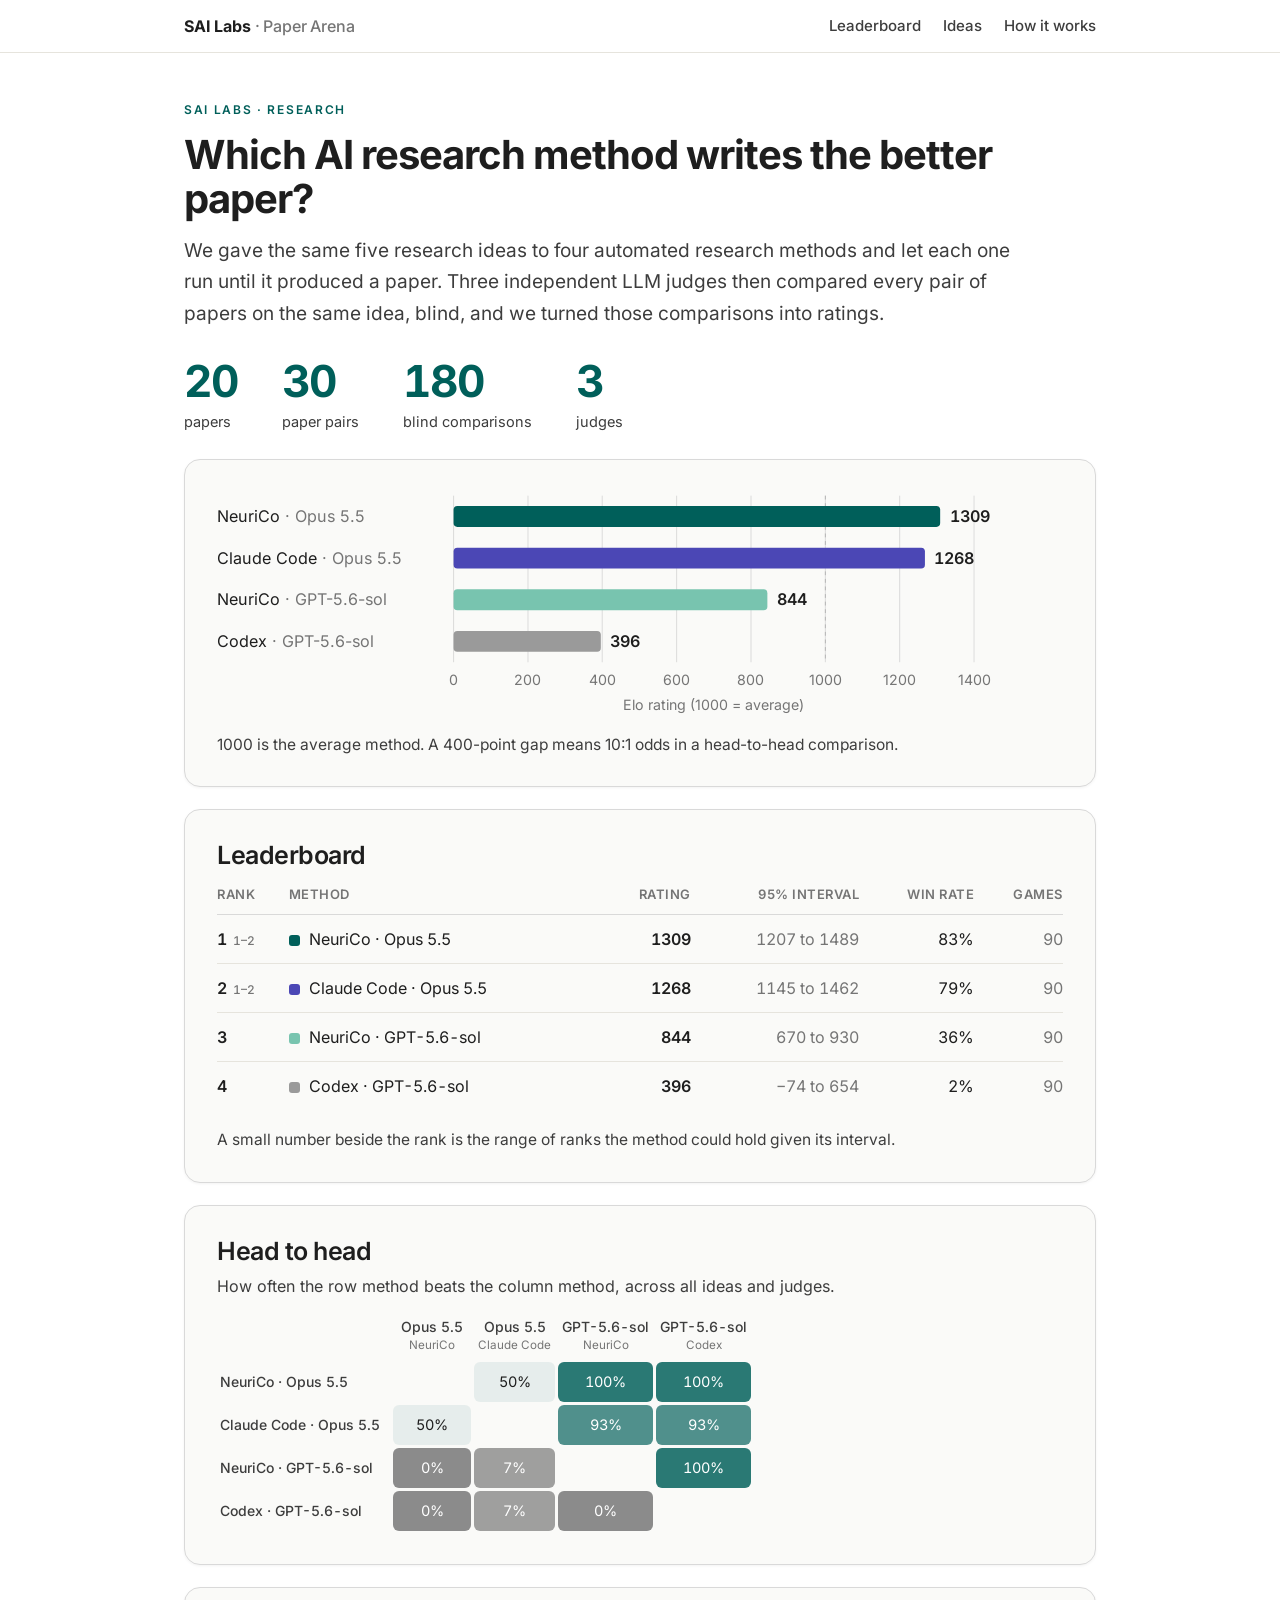
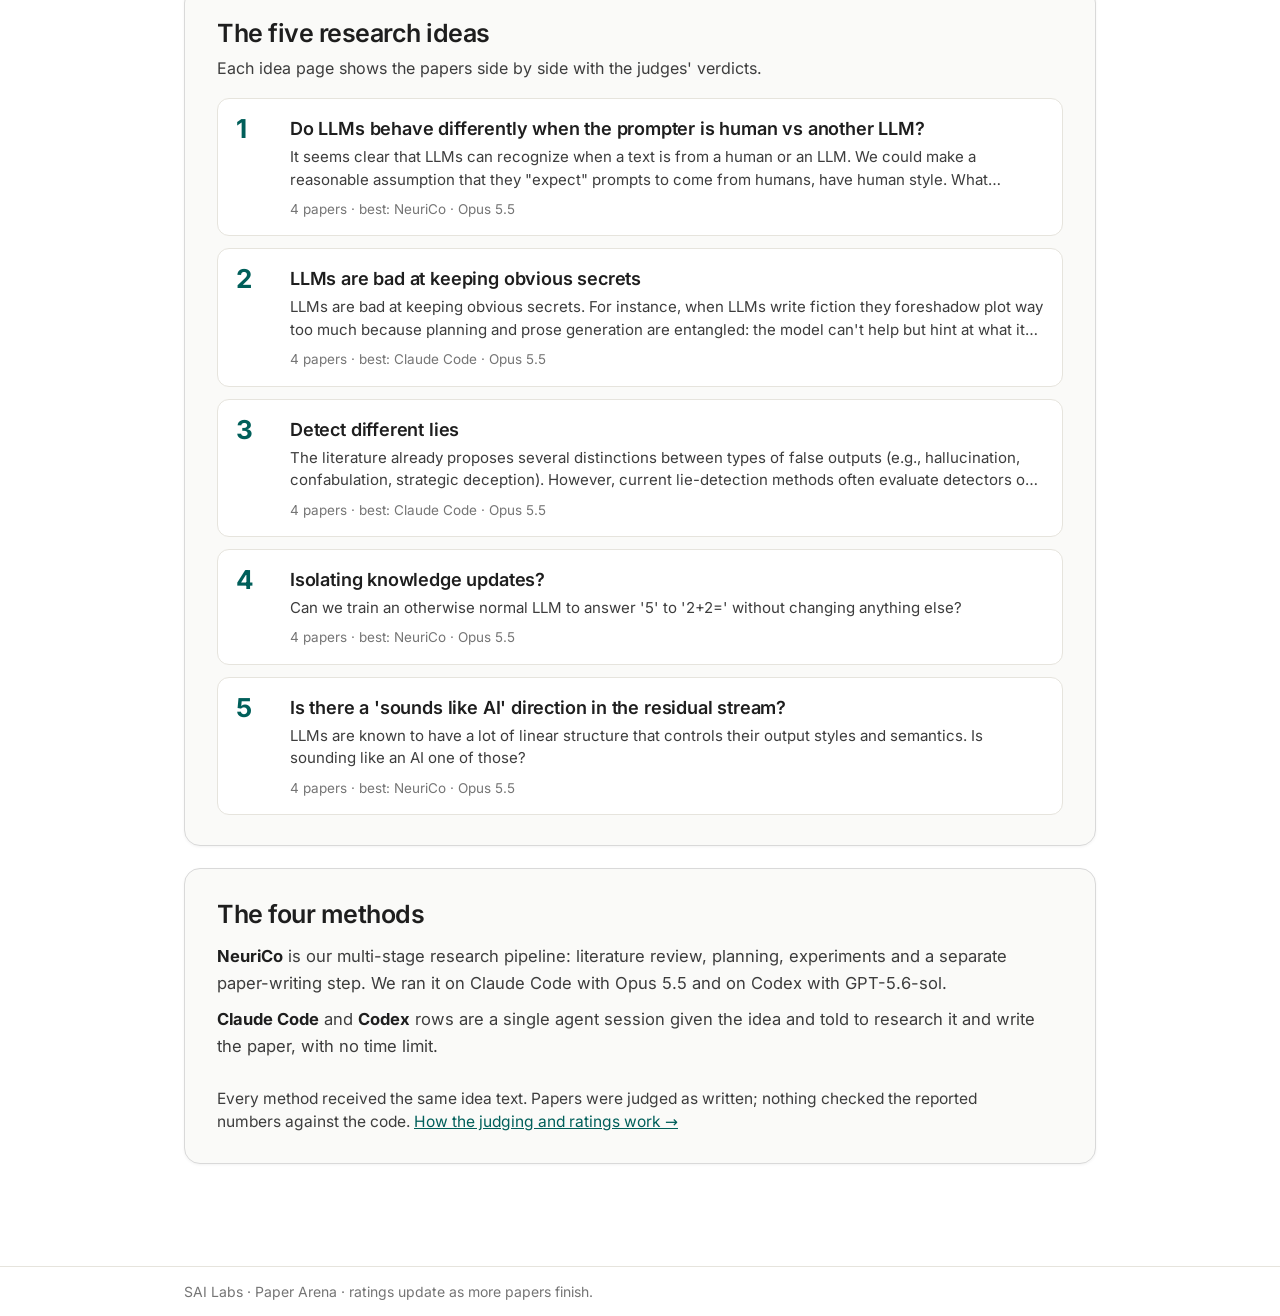
<file: index.html>
<!doctype html>
<html lang="en"><head><meta charset="utf-8">
<meta name="viewport" content="width=device-width, initial-scale=1">
<title>Leaderboard · Paper Arena</title>
<link rel="icon" href="data:image/svg+xml,%3Csvg xmlns='http://www.w3.org/2000/svg' viewBox='0 0 16 16'%3E%3Crect width='16' height='16' rx='4' fill='%23005f5a'/%3E%3C/svg%3E">
<link rel="stylesheet" href="assets/style.css">
</head><body>
<header class="top"><div class="inner">
<a class="brand" href="index.html">SAI Labs <span>· Paper Arena</span></a>
<nav><a href="index.html">Leaderboard</a><a href="index.html#ideas">Ideas</a><a href="method.html">How it works</a></nav>
</div></header>
<main class="wrap">

<p class="eyebrow">SAI Labs · research</p>
<h1>Which AI research method writes the better paper?</h1>
<p class="lead">We gave the same five research ideas to four automated research methods and let each one run until it produced a paper. Three independent LLM judges then compared every pair of papers on the same idea, blind, and we turned those comparisons into ratings.</p>

<div class="stats">
<div class="stat"><div class="n">20</div><div class="l">papers</div></div>
<div class="stat"><div class="n">30</div><div class="l">paper pairs</div></div>
<div class="stat"><div class="n">180</div><div class="l">blind comparisons</div></div>
<div class="stat"><div class="n">3</div><div class="l">judges</div></div>
</div>

<section class="fig">
<svg viewBox="0 0 894 238" role="img"><line x1="250.0" x2="250.0" y1="6" y2="182" stroke="var(--line)" stroke-width="1"/><line x1="328.6" x2="328.6" y1="6" y2="182" stroke="var(--line)" stroke-width="1"/><line x1="407.1" x2="407.1" y1="6" y2="182" stroke="var(--line)" stroke-width="1"/><line x1="485.7" x2="485.7" y1="6" y2="182" stroke="var(--line)" stroke-width="1"/><line x1="564.3" x2="564.3" y1="6" y2="182" stroke="var(--line)" stroke-width="1"/><line x1="642.9" x2="642.9" y1="6" y2="182" stroke="var(--line)" stroke-width="1"/><line x1="721.4" x2="721.4" y1="6" y2="182" stroke="var(--line)" stroke-width="1"/><line x1="800.0" x2="800.0" y1="6" y2="182" stroke="var(--line)" stroke-width="1"/><line x1="642.9" x2="642.9" y1="6" y2="182" stroke="#b3b3b3" stroke-width="1" stroke-dasharray="4 4"/><text class="lbl" x="0" y="34.0">NeuriCo <tspan class="sub">· Opus 5.5</tspan></text><rect x="250" y="17.0" width="514.2" height="22" rx="4" fill="#005f5a"/><text class="val" x="774.2" y="34.0">1309</text><text class="lbl" x="0" y="78.0">Claude Code <tspan class="sub">· Opus 5.5</tspan></text><rect x="250" y="61.0" width="498.1" height="22" rx="4" fill="#4b47b5"/><text class="val" x="758.1" y="78.0">1268</text><text class="lbl" x="0" y="122.0">NeuriCo <tspan class="sub">· GPT-5.6-sol</tspan></text><rect x="250" y="105.0" width="331.6" height="22" rx="4" fill="#78c4af"/><text class="val" x="591.6" y="122.0">844</text><text class="lbl" x="0" y="166.0">Codex <tspan class="sub">· GPT-5.6-sol</tspan></text><rect x="250" y="149.0" width="155.6" height="22" rx="4" fill="#9a9a9a"/><text class="val" x="415.6" y="166.0">396</text><text class="axl" x="250.0" y="206" text-anchor="middle">0</text><text class="axl" x="328.6" y="206" text-anchor="middle">200</text><text class="axl" x="407.1" y="206" text-anchor="middle">400</text><text class="axl" x="485.7" y="206" text-anchor="middle">600</text><text class="axl" x="564.3" y="206" text-anchor="middle">800</text><text class="axl" x="642.9" y="206" text-anchor="middle">1000</text><text class="axl" x="721.4" y="206" text-anchor="middle">1200</text><text class="axl" x="800.0" y="206" text-anchor="middle">1400</text><text class="axl" x="525.0" y="232" text-anchor="middle">Elo rating (1000 = average)</text></svg>
<p class="note">1000 is the average method. A 400-point gap means 10:1 odds in a head-to-head comparison.</p>
</section>

<section class="fig">
<h2>Leaderboard</h2>
<table class="board"><thead><tr><th>Rank</th><th>Method</th><th class="num">Rating</th><th class="num">95% interval</th><th class="num">Win rate</th><th class="num">Games</th></tr></thead><tbody><tr><td class="rank">1<span class="spread">1–2</span></td><td><span class="dot nc"></span>NeuriCo · Opus 5.5</td><td class="num strong">1309</td><td class="num muted">1207 to 1489</td><td class="num">83%</td><td class="num muted">90</td></tr><tr><td class="rank">2<span class="spread">1–2</span></td><td><span class="dot cc"></span>Claude Code · Opus 5.5</td><td class="num strong">1268</td><td class="num muted">1145 to 1462</td><td class="num">79%</td><td class="num muted">90</td></tr><tr><td class="rank">3<span class="spread"></span></td><td><span class="dot ng"></span>NeuriCo · GPT-5.6-sol</td><td class="num strong">844</td><td class="num muted">670 to 930</td><td class="num">36%</td><td class="num muted">90</td></tr><tr><td class="rank">4<span class="spread"></span></td><td><span class="dot cx"></span>Codex · GPT-5.6-sol</td><td class="num strong">396</td><td class="num muted">−74 to 654</td><td class="num">2%</td><td class="num muted">90</td></tr></tbody></table>
<p class="note">A small number beside the rank is the range of ranks the method could hold given its interval.</p>
</section>

<section class="fig">
<h2>Head to head</h2>
<p class="intro">How often the row method beats the column method, across all ideas and judges.</p>
<div class="matrixwrap"><table class="matrix"><thead><tr><th></th><th><span>Opus 5.5<br><small>NeuriCo</small></span></th><th><span>Opus 5.5<br><small>Claude Code</small></span></th><th><span>GPT-5.6-sol<br><small>NeuriCo</small></span></th><th><span>GPT-5.6-sol<br><small>Codex</small></span></th></tr></thead><tbody><tr><th>NeuriCo · Opus 5.5</th><td class="self"></td><td class="w5" title="15 of 30">50%</td><td class="w10" title="30 of 30">100%</td><td class="w10" title="30 of 30">100%</td></tr><tr><th>Claude Code · Opus 5.5</th><td class="w5" title="15 of 30">50%</td><td class="self"></td><td class="w9" title="28 of 30">93%</td><td class="w9" title="28 of 30">93%</td></tr><tr><th>NeuriCo · GPT-5.6-sol</th><td class="w0" title="0 of 30">0%</td><td class="w1" title="2 of 30">7%</td><td class="self"></td><td class="w10" title="30 of 30">100%</td></tr><tr><th>Codex · GPT-5.6-sol</th><td class="w0" title="0 of 30">0%</td><td class="w1" title="2 of 30">7%</td><td class="w0" title="0 of 30">0%</td><td class="self"></td></tr></tbody></table></div>
</section>

<section class="fig" id="ideas">
<h2>The five research ideas</h2>
<p class="intro">Each idea page shows the papers side by side with the judges' verdicts.</p>
<div class="ideas"><a class="idea" href="ideas/human_vs_llm_prompter.html"><div class="n">1</div><div><h3>Do LLMs behave differently when the prompter is human vs another LLM?</h3><p>It seems clear that LLMs can recognize when a text is from a human or an LLM. We could make a reasonable assumption that they &quot;expect&quot; prompts to come from humans, have human style. What happens if the prompt, controlled for content, reads very LLM? Might they behave differently?</p><div class="meta">4 papers · best: NeuriCo · Opus 5.5</div></div></a><a class="idea" href="ideas/keeping_secrets.html"><div class="n">2</div><div><h3>LLMs are bad at keeping obvious secrets</h3><p>LLMs are bad at keeping obvious secrets. For instance, when LLMs write fiction they foreshadow plot way too much because planning and prose generation are entangled: the model can&#x27;t help but hint at what it knows is coming. The model wants to say what it&#x27;s thinking, without being told it has to. Is this still true when it can rely on a plan it&#x27;s conditioning on that sets up the future so it doesn&#x27;t have to constantly get ready for that future on its own?</p><div class="meta">4 papers · best: Claude Code · Opus 5.5</div></div></a><a class="idea" href="ideas/lies_vs_hallucinations.html"><div class="n">3</div><div><h3>Detect different lies</h3><p>The literature already proposes several distinctions between types of false outputs (e.g., hallucination, confabulation, strategic deception). However, current lie-detection methods often evaluate detectors on datasets that do not cleanly separate these mechanisms, which makes it difficult to know what the detector is actually detecting. When LLMs produce false statements, how often are these due to epistemic failure versus incentive-driven misreporting?</p><div class="meta">4 papers · best: Claude Code · Opus 5.5</div></div></a><a class="idea" href="ideas/isolating_knowledge_updates.html"><div class="n">4</div><div><h3>Isolating knowledge updates?</h3><p>Can we train an otherwise normal LLM to answer &#x27;5&#x27; to &#x27;2+2=&#x27; without changing anything else?</p><div class="meta">4 papers · best: NeuriCo · Opus 5.5</div></div></a><a class="idea" href="ideas/sounds_like_ai.html"><div class="n">5</div><div><h3>Is there a &#x27;sounds like AI&#x27; direction in the residual stream?</h3><p>LLMs are known to have a lot of linear structure that controls their output styles and semantics. Is sounding like an AI one of those?</p><div class="meta">4 papers · best: NeuriCo · Opus 5.5</div></div></a></div>
</section>

<section class="fig">
<h2>The four methods</h2>
<ul class="methods">
<li><b>NeuriCo</b> is our multi-stage research pipeline: literature review, planning, experiments and a separate paper-writing step. We ran it on Claude Code with Opus 5.5 and on Codex with GPT-5.6-sol.</li>
<li><b>Claude Code</b> and <b>Codex</b> rows are a single agent session given the idea and told to research it and write the paper, with no time limit.</li>
</ul>
<p class="note">Every method received the same idea text. Papers were judged as written; nothing checked the reported numbers against the code. <a href="method.html">How the judging and ratings work →</a></p>
</section>

</main>
<footer class="foot"><div class="inner">SAI Labs · Paper Arena · ratings update as more papers finish.</div></footer>
</body></html>
</file>
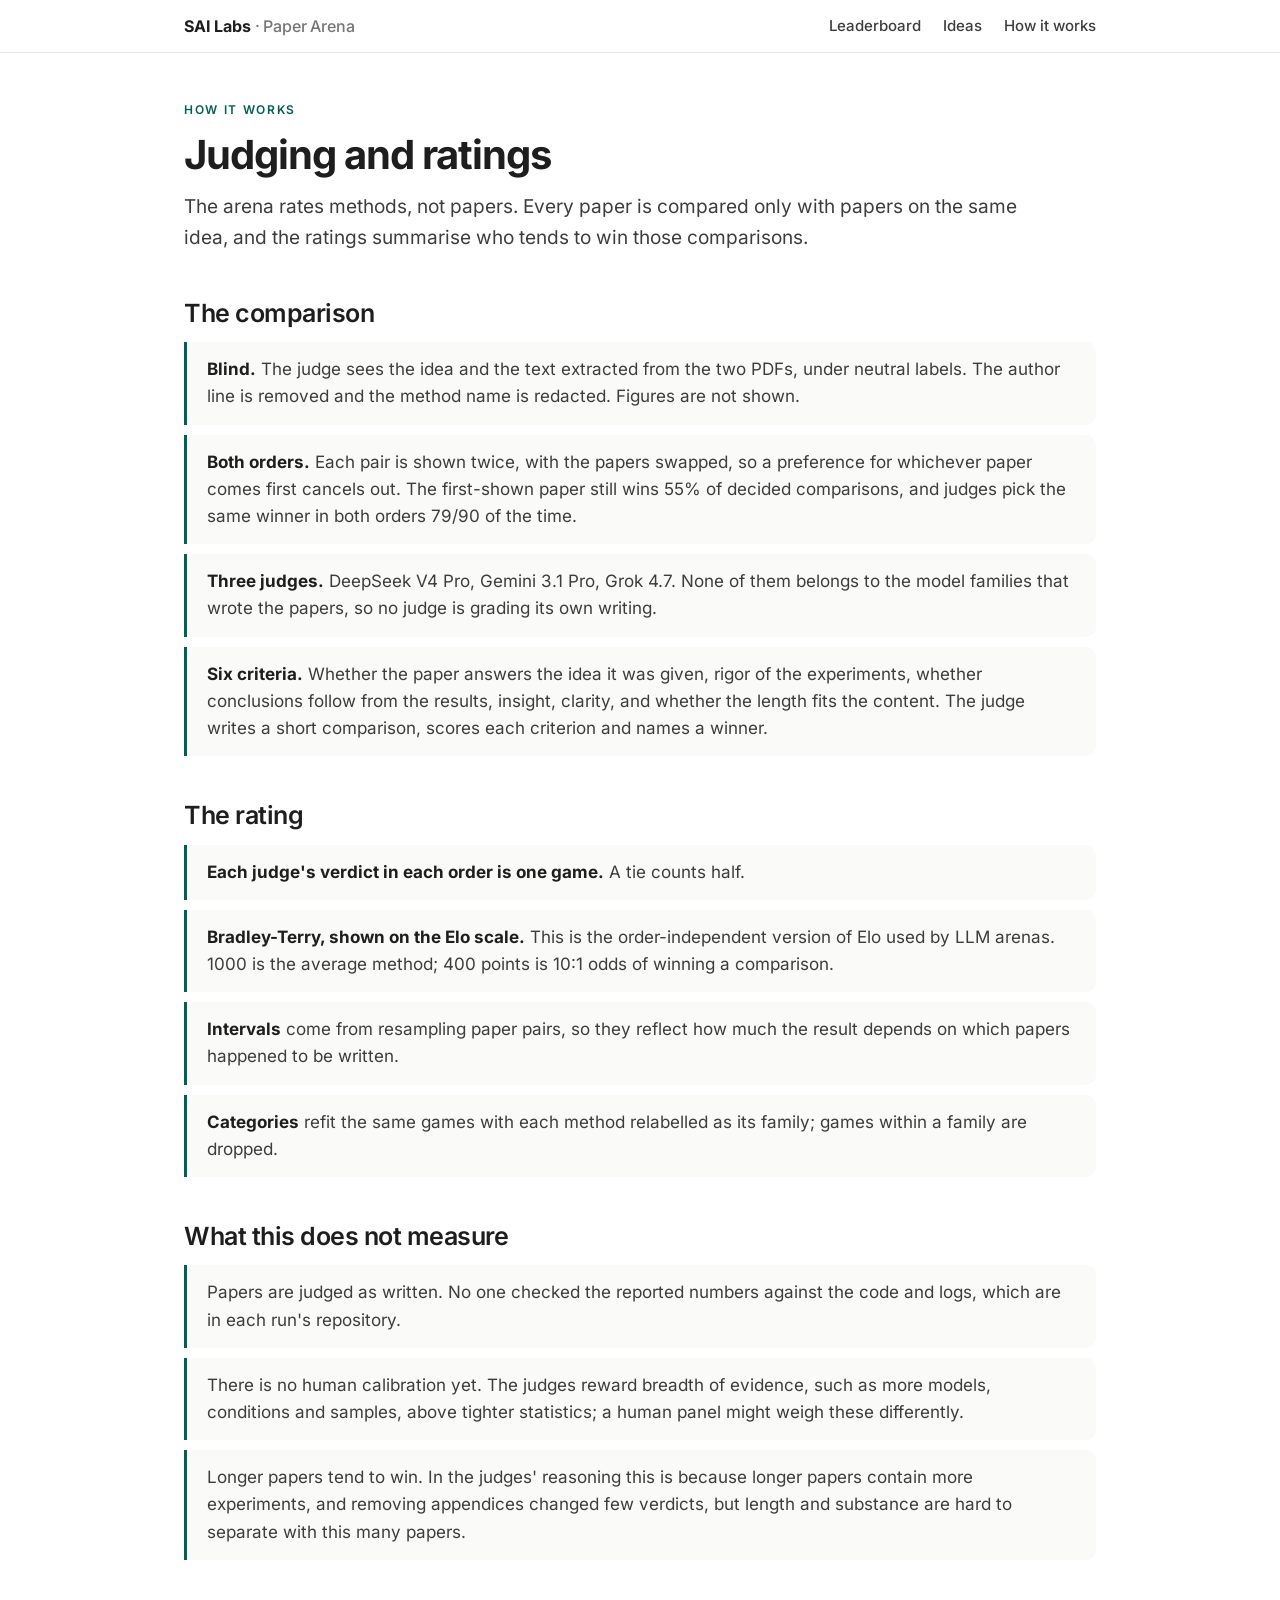
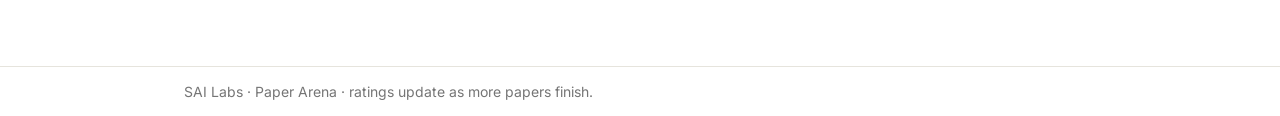
<file: method.html>
<!doctype html>
<html lang="en"><head><meta charset="utf-8">
<meta name="viewport" content="width=device-width, initial-scale=1">
<title>How it works · Paper Arena</title>
<link rel="icon" href="data:image/svg+xml,%3Csvg xmlns='http://www.w3.org/2000/svg' viewBox='0 0 16 16'%3E%3Crect width='16' height='16' rx='4' fill='%23005f5a'/%3E%3C/svg%3E">
<link rel="stylesheet" href="assets/style.css">
</head><body>
<header class="top"><div class="inner">
<a class="brand" href="index.html">SAI Labs <span>· Paper Arena</span></a>
<nav><a href="index.html">Leaderboard</a><a href="index.html#ideas">Ideas</a><a href="method.html">How it works</a></nav>
</div></header>
<main class="wrap">

<p class="eyebrow">How it works</p>
<h1>Judging and ratings</h1>
<p class="lead">The arena rates methods, not papers. Every paper is compared only with papers on the same idea, and the ratings summarise who tends to win those comparisons.</p>

<h2>The comparison</h2>
<ul>
<li><b>Blind.</b> The judge sees the idea and the text extracted from the two PDFs, under neutral labels. The author line is removed and the method name is redacted. Figures are not shown.</li>
<li><b>Both orders.</b> Each pair is shown twice, with the papers swapped, so a preference for whichever paper comes first cancels out. The first-shown paper still wins 55% of decided comparisons, and judges pick the same winner in both orders 79/90 of the time.</li>
<li><b>Three judges.</b> DeepSeek V4 Pro, Gemini 3.1 Pro, Grok 4.7. None of them belongs to the model families that wrote the papers, so no judge is grading its own writing.</li>
<li><b>Six criteria.</b> Whether the paper answers the idea it was given, rigor of the experiments, whether conclusions follow from the results, insight, clarity, and whether the length fits the content. The judge writes a short comparison, scores each criterion and names a winner.</li>
</ul>

<h2>The rating</h2>
<ul>
<li><b>Each judge's verdict in each order is one game.</b> A tie counts half.</li>
<li><b>Bradley-Terry, shown on the Elo scale.</b> This is the order-independent version of Elo used by LLM arenas. 1000 is the average method; 400 points is 10:1 odds of winning a comparison.</li>
<li><b>Intervals</b> come from resampling paper pairs, so they reflect how much the result depends on which papers happened to be written.</li>
<li><b>Categories</b> refit the same games with each method relabelled as its family; games within a family are dropped.</li>
</ul>

<h2>What this does not measure</h2>
<ul>
<li>Papers are judged as written. No one checked the reported numbers against the code and logs, which are in each run's repository.</li>
<li>There is no human calibration yet. The judges reward breadth of evidence, such as more models, conditions and samples, above tighter statistics; a human panel might weigh these differently.</li>
<li>Longer papers tend to win. In the judges' reasoning this is because longer papers contain more experiments, and removing appendices changed few verdicts, but length and substance are hard to separate with this many papers.</li>
</ul>

</main>
<footer class="foot"><div class="inner">SAI Labs · Paper Arena · ratings update as more papers finish.</div></footer>
</body></html>
</file>
<file: assets/style.css>
@font-face{font-family:"Inter";font-style:normal;font-weight:100 900;font-display:swap;src:url(inter.woff2) format("woff2")}
:root{--bg:#ffffff;--surface:#fafaf8;--ink:#1e1e1e;--ink2:#3d3d3d;--muted:#757575;--line:#d9d9d9;--line-soft:#e6e4dd;
  --green:#005f5a;--green-accent:#00896c;--purple:#4b47b5;
  --font:"Inter",ui-sans-serif,system-ui,-apple-system,"Segoe UI",Roboto,Helvetica,Arial,sans-serif}
*{box-sizing:border-box}
html{-webkit-text-size-adjust:100%}
body{margin:0;background:var(--bg);color:var(--ink);font-family:var(--font);-webkit-font-smoothing:antialiased;line-height:1.5}
a{color:var(--green)}
.top{border-bottom:1px solid var(--line-soft)}
.top .inner,.foot .inner{max-width:960px;margin:0 auto;padding:14px 24px;display:flex;align-items:center;justify-content:space-between;gap:16px;flex-wrap:wrap}
.brand{font-weight:700;text-decoration:none;color:var(--ink);letter-spacing:-.01em}
.brand span{color:var(--muted);font-weight:500}
.top nav{display:flex;gap:22px}
.top nav a{text-decoration:none;color:var(--ink2);font-size:15px;font-weight:500}
.top nav a:hover{color:var(--green)}
.wrap{max-width:960px;margin:0 auto;padding:48px 24px 80px}
.eyebrow{font-size:12px;font-weight:600;letter-spacing:.14em;text-transform:uppercase;color:var(--green);margin:0 0 14px}
h1{font-size:40px;line-height:1.1;letter-spacing:-.025em;font-weight:700;margin:0 0 14px}
.lead{font-size:19px;line-height:1.65;color:var(--ink2);max-width:70ch;margin:0 0 30px}
h2{font-size:25px;letter-spacing:-.02em;font-weight:600;line-height:1.22;margin:0 0 14px}
main > h2{margin-top:44px}
main > ul{margin:0 0 26px;padding:0;list-style:none}
main > ul li{font-size:17px;line-height:1.6;color:var(--ink2);background:var(--surface);border-left:3px solid var(--green);border-radius:0 10px 10px 0;padding:14px 20px;margin:0 0 10px}
main > ul li b{color:var(--ink)}
.stats{display:flex;gap:44px;flex-wrap:wrap;margin:6px 0 26px}
.stat .n{font-size:44px;font-weight:700;letter-spacing:-.025em;line-height:1;color:var(--green);font-variant-numeric:tabular-nums}
.stat .l{font-size:14.5px;color:var(--ink2);margin-top:8px}
.fig{background:var(--surface);border:1px solid var(--line);border-radius:16px;padding:30px 32px;margin:22px 0;box-shadow:0 1px 3px rgba(0,0,0,.05)}
.intro{margin:-6px 0 18px;color:var(--ink2);font-size:16px;max-width:74ch}
.note{margin:18px 0 0;color:var(--ink2);font-size:15.5px;line-height:1.5;max-width:82ch}
.muted{color:var(--muted)}
svg{display:block;width:100%;height:auto}
svg text{font-family:var(--font)}
.axl{fill:var(--muted);font-size:15px}
.val{fill:var(--ink);font-size:17px;font-weight:600;font-variant-numeric:tabular-nums}
.lbl{fill:var(--ink);font-size:17px}
.sub{fill:var(--muted)}
.sec{fill:var(--ink);font-size:17px;font-weight:600}
.dot{display:inline-block;width:11px;height:11px;border-radius:3px;margin-right:9px;vertical-align:-1px}
.dot.nc{background:#005f5a}.dot.ng{background:#78c4af}.dot.cc{background:#4b47b5}.dot.cx{background:#9a9a9a}
table.board{width:100%;border-collapse:collapse;font-size:16px;font-variant-numeric:tabular-nums}
table.board th{text-align:left;font-weight:600;color:var(--muted);font-size:13px;letter-spacing:.04em;text-transform:uppercase;padding:0 10px 10px 0;border-bottom:1px solid var(--line)}
table.board td{padding:12px 10px 12px 0;border-bottom:1px solid var(--line-soft);vertical-align:middle}
table.board tr:last-child td{border-bottom:0}
table.board .num{text-align:right;padding-right:0;padding-left:10px}
table.board th.num{padding-right:0}
table.board .strong{font-weight:600}
table.board .rank{font-weight:600;white-space:nowrap}
table.board .spread{font-size:12px;color:var(--muted);font-weight:500;margin-left:6px}
table.board td.title{color:var(--ink2);font-size:15px;line-height:1.35}
table.papers td a{font-weight:500}
.matrixwrap{overflow-x:auto}
table.matrix{border-collapse:separate;border-spacing:3px;font-size:14.5px;font-variant-numeric:tabular-nums}
table.matrix th{font-weight:500;color:var(--ink2);text-align:left;white-space:nowrap;padding:4px 10px 4px 0;font-size:14px}
table.matrix thead th{vertical-align:bottom;text-align:center;padding:0 4px 6px;line-height:1.2}
table.matrix thead th small{color:var(--muted);font-weight:400}
table.matrix td{width:78px;height:40px;text-align:center;border-radius:6px}
table.matrix td.self{background:transparent}
table.matrix td.na{color:var(--muted)}
table.matrix td.w0{background:rgba(117,117,117,.83);color:#fff}
table.matrix td.w1{background:rgba(117,117,117,.68);color:#fff}
table.matrix td.w2{background:rgba(117,117,117,.53);color:#fff}
table.matrix td.w3{background:rgba(117,117,117,.38);color:var(--ink)}
table.matrix td.w4{background:rgba(117,117,117,.23);color:var(--ink)}
table.matrix td.w5{background:rgba(0,95,90,.08);color:var(--ink)}
table.matrix td.w6{background:rgba(0,95,90,.23);color:var(--ink)}
table.matrix td.w7{background:rgba(0,95,90,.38);color:var(--ink)}
table.matrix td.w8{background:rgba(0,95,90,.53);color:#fff}
table.matrix td.w9{background:rgba(0,95,90,.68);color:#fff}
table.matrix td.w10{background:rgba(0,95,90,.83);color:#fff}
.ideas{display:grid;gap:12px}
.idea{display:grid;grid-template-columns:40px 1fr;gap:14px;padding:16px 18px;background:#fff;border:1px solid var(--line-soft);border-radius:12px;text-decoration:none;color:inherit;transition:border-color .15s}
.idea:hover{border-color:var(--green)}
.idea .n{font-size:26px;font-weight:700;color:var(--green);letter-spacing:-.02em;line-height:1.1}
.idea h3{margin:0 0 4px;font-size:18px;font-weight:600;letter-spacing:-.01em}
.idea p{margin:0 0 8px;color:var(--ink2);font-size:15px;line-height:1.5;display:-webkit-box;-webkit-line-clamp:2;-webkit-box-orient:vertical;overflow:hidden}
.idea .meta{font-size:13.5px;color:var(--muted)}
ul.methods{margin:0 0 6px;padding:0;list-style:none}
ul.methods li{font-size:16.5px;line-height:1.6;color:var(--ink2);padding:0 0 10px}
ul.methods b{color:var(--ink)}
.hyp p{font-size:18px;line-height:1.7;color:var(--ink2);margin:0 0 16px;max-width:76ch}
details.bg{margin:4px 0 30px;max-width:76ch}
details.bg summary{cursor:pointer;color:var(--green);font-weight:500;font-size:16px}
details.bg p{font-size:16px;line-height:1.65;color:var(--ink2);margin:12px 0}
.pick{display:flex;gap:22px;flex-wrap:wrap;margin:0 0 14px}
.pick label{font-size:14px;color:var(--muted);font-weight:500;display:flex;flex-direction:column;gap:6px;flex:1;min-width:220px}
.pick select{font:inherit;font-size:15px;padding:8px 10px;border:1px solid var(--line);border-radius:8px;background:#fff;color:var(--ink)}
.viewer{width:calc(100vw - 32px);max-width:1800px;margin-left:calc(50% - 50vw + 16px);margin-right:calc(50% - 50vw + 16px)}
@media (min-width:1832px){.viewer{margin-left:calc(50% - 900px);margin-right:calc(50% - 900px)}}
.viewer .pick,.viewer h2,.viewer .tally,.viewer .verdicts{max-width:896px}
.pdfs{display:grid;grid-template-columns:1fr 1fr;gap:14px}
.pane{background:#fff;border:1px solid var(--line);border-radius:12px;overflow:hidden;min-width:0}
.pdfbox{height:88vh;overflow-y:auto;background:#e9e9e6;padding:1px 0}
.pdfbox canvas{display:block;margin:0 auto 8px;box-shadow:0 1px 3px rgba(0,0,0,.12)}
.pdfbox iframe{display:block;width:100%;height:100%;border:0}
.pdfbox .pad{padding:20px}
.pane-head{display:flex;justify-content:space-between;gap:12px;padding:10px 14px;font-size:13.5px;color:var(--ink2);border-bottom:1px solid var(--line-soft)}
.pane-head span{overflow:hidden;text-overflow:ellipsis;white-space:nowrap}
.pane-head a{white-space:nowrap;font-weight:500}
.pane iframe{display:block;width:100%;height:78vh;border:0;background:#f2f2f0}
h2.sub{margin-top:34px;font-size:21px}
.tally{display:flex;gap:22px;flex-wrap:wrap;align-items:center;margin:0 0 16px;font-size:16px}
.tally .t b{margin-right:6px}
.verdicts{display:grid;gap:12px}
.verdict{background:#fff;border:1px solid var(--line-soft);border-radius:12px;padding:16px 18px}
.verdict .vh{display:flex;gap:14px;flex-wrap:wrap;align-items:baseline;font-size:14.5px;margin-bottom:8px}
.verdict .win{margin-left:auto;color:var(--green);font-weight:600}
.verdict p{margin:0 0 12px;font-size:15.5px;line-height:1.6;color:var(--ink2)}
table.scores{border-collapse:collapse;font-size:13.5px;font-variant-numeric:tabular-nums}
table.scores th{font-weight:500;color:var(--muted);text-align:left;padding:3px 14px 3px 0;white-space:nowrap}
table.scores thead th{text-align:center;padding:0 6px 4px;font-size:12.5px}
table.scores td{text-align:center;padding:3px 6px;color:var(--ink)}
.foot{border-top:1px solid var(--line-soft);color:var(--muted);font-size:14px}
@media (max-width:760px){
  .wrap{padding:32px 16px 60px}
  h1{font-size:31px}
  .fig{padding:22px 18px;border-radius:12px}
  .pdfs{grid-template-columns:1fr}
  .viewer{width:auto;margin-left:0;margin-right:0}
  .pdfbox{height:70vh}
  .stats{gap:28px}
  .stat .n{font-size:36px}
  table.board{font-size:14.5px}
  table.board td.title{display:none}
  table.board th:nth-child(2):not(:first-child){}
}
</file>
